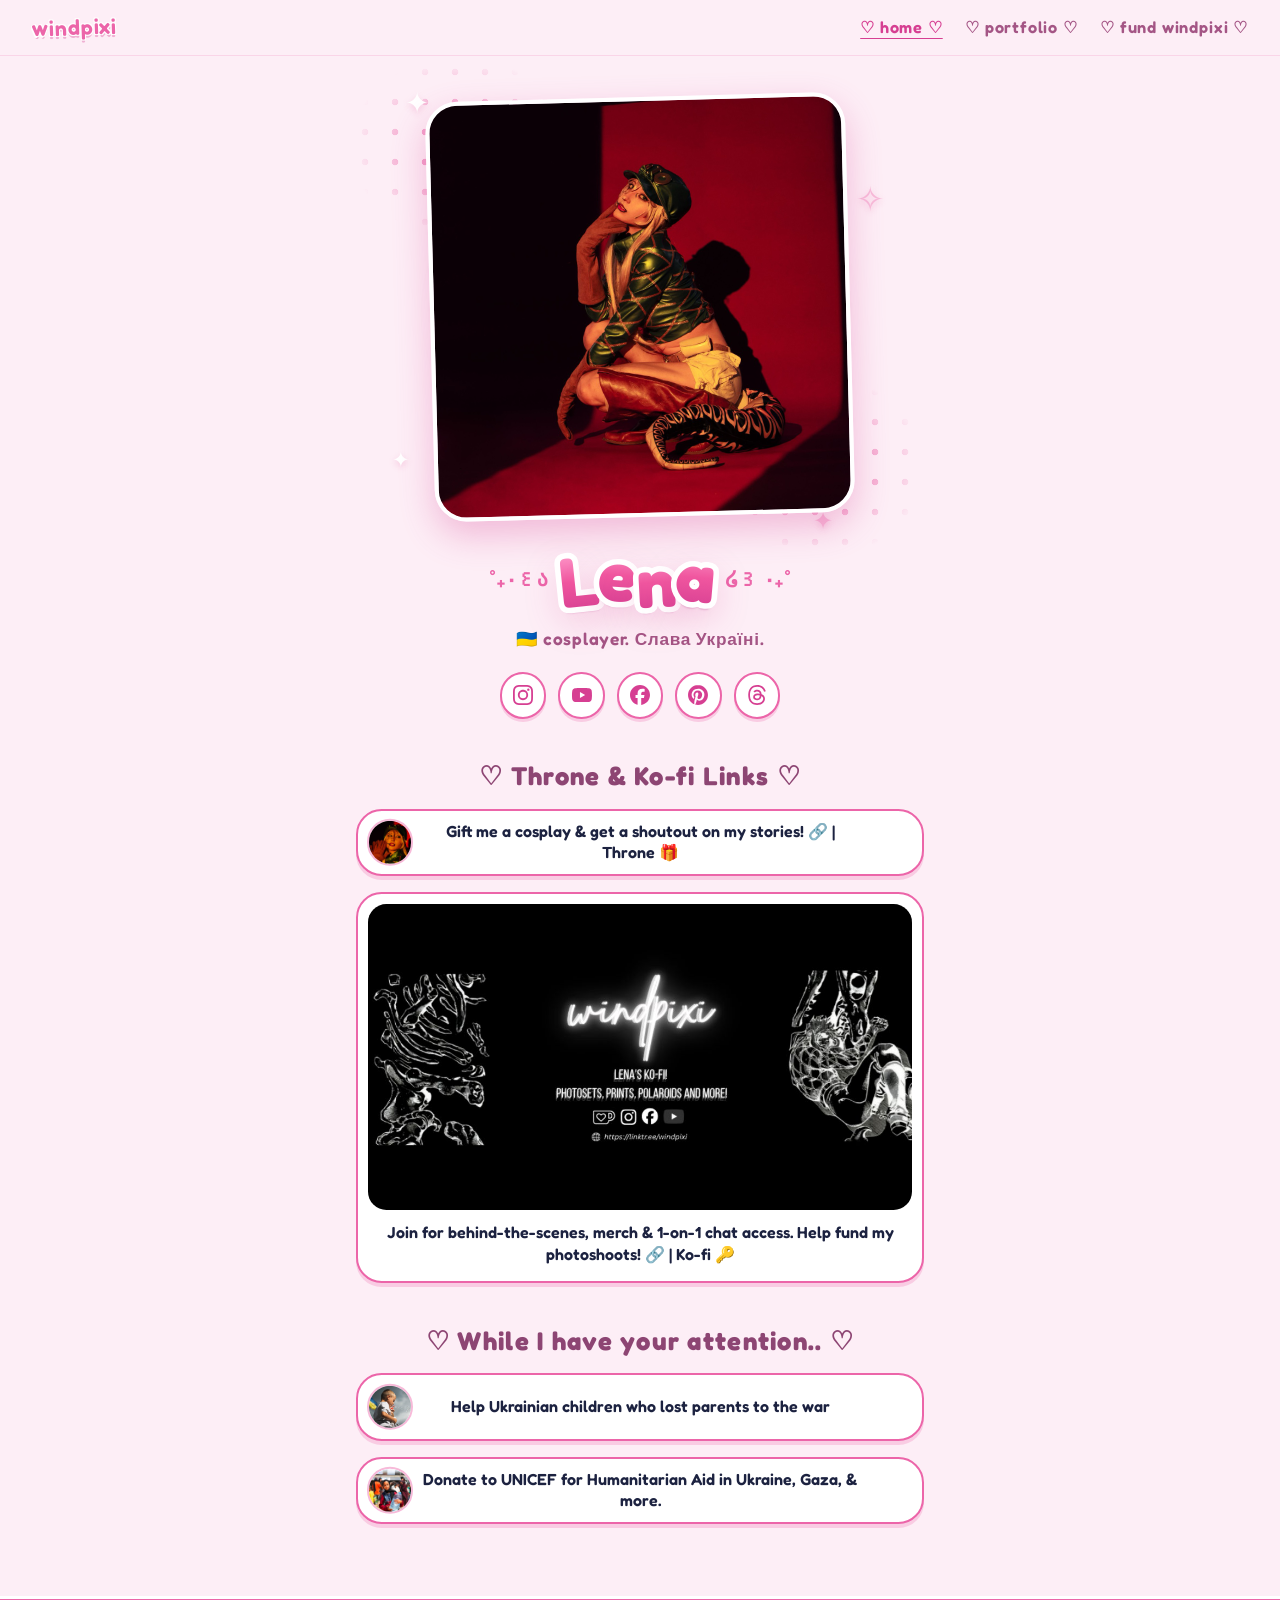
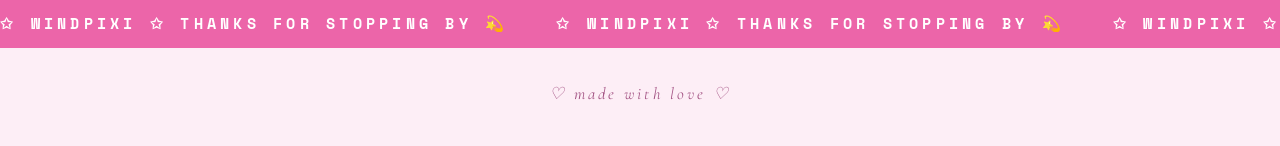
<file: index.html>
<!DOCTYPE html>
<html lang="en">
<head>
  <meta charset="UTF-8">
  <meta name="viewport" content="width=device-width, initial-scale=1.0">
  <title>windpixi ♡</title>
  <meta name="description" content="˚₊‧꒰ა Lena ໒꒱ ‧₊˚ — 🇺🇦 cosplayer. All my links in one place ✨">
  <link rel="preconnect" href="https://fonts.googleapis.com">
  <link rel="preconnect" href="https://fonts.gstatic.com" crossorigin>
  <link href="https://fonts.googleapis.com/css2?family=Fredoka:wght@400;600;700&family=Cormorant+Garamond:ital,wght@1,500;1,600&family=Playfair+Display:ital,wght@0,600;1,500&family=Space+Mono:wght@400;700&display=swap" rel="stylesheet">
  <link rel="stylesheet" href="css/style.css">
  <link rel="icon" href="data:image/svg+xml,<svg xmlns=%22http://www.w3.org/2000/svg%22 viewBox=%220 0 100 100%22><text y=%22.9em%22 font-size=%2290%22>💖</text></svg>">
</head>
<body>

  <!-- social icons (Simple Icons, CC0) -->
  <svg width="0" height="0" style="position:absolute" aria-hidden="true">
    <symbol id="i-instagram" viewBox="0 0 24 24"><path d="M7.0301.084c-1.2768.0602-2.1487.264-2.911.5634-.7888.3075-1.4575.72-2.1228 1.3877-.6652.6677-1.075 1.3368-1.3802 2.127-.2954.7638-.4956 1.6365-.552 2.914-.0564 1.2775-.0689 1.6882-.0626 4.947.0062 3.2586.0206 3.6671.0825 4.9473.061 1.2765.264 2.1482.5635 2.9107.308.7889.72 1.4573 1.388 2.1228.6679.6655 1.3365 1.0743 2.1285 1.38.7632.295 1.6361.4961 2.9134.552 1.2773.056 1.6884.069 4.9462.0627 3.2578-.0062 3.668-.0207 4.9478-.0814 1.28-.0607 2.147-.2652 2.9098-.5633.7889-.3086 1.4578-.72 2.1228-1.3881.665-.6682 1.0745-1.3378 1.3795-2.1284.2957-.7632.4966-1.636.552-2.9124.056-1.2809.0692-1.6898.063-4.948-.0063-3.2583-.021-3.6668-.0817-4.9465-.0607-1.2797-.264-2.1487-.5633-2.9117-.3084-.7889-.72-1.4568-1.3876-2.1228C21.2982 1.33 20.628.9208 19.8378.6165 19.074.321 18.2017.1197 16.9244.0645 15.6471.0093 15.236-.005 11.977.0014 8.718.0076 8.31.0215 7.0301.0839m.1402 21.6932c-1.17-.0509-1.8053-.2453-2.2287-.408-.5606-.216-.96-.4771-1.3819-.895-.422-.4178-.6811-.8186-.9-1.378-.1644-.4234-.3624-1.058-.4171-2.228-.0595-1.2645-.072-1.6442-.079-4.848-.007-3.2037.0053-3.583.0607-4.848.05-1.169.2456-1.805.408-2.2282.216-.5613.4762-.96.895-1.3816.4188-.4217.8184-.6814 1.3783-.9003.423-.1651 1.0575-.3614 2.227-.4171 1.2655-.06 1.6447-.072 4.848-.079 3.2033-.007 3.5835.005 4.8495.0608 1.169.0508 1.8053.2445 2.228.408.5608.216.96.4754 1.3816.895.4217.4194.6816.8176.9005 1.3787.1653.4217.3617 1.056.4169 2.2263.0602 1.2655.0739 1.645.0796 4.848.0058 3.203-.0055 3.5834-.061 4.848-.051 1.17-.245 1.8055-.408 2.2294-.216.5604-.4763.96-.8954 1.3814-.419.4215-.8181.6811-1.3783.9-.4224.1649-1.0577.3617-2.2262.4174-1.2656.0595-1.6448.072-4.8493.079-3.2045.007-3.5825-.006-4.848-.0608M16.953 5.5864A1.44 1.44 0 1 0 18.39 4.144a1.44 1.44 0 0 0-1.437 1.4424M5.8385 12.012c.0067 3.4032 2.7706 6.1557 6.173 6.1493 3.4026-.0065 6.157-2.7701 6.1506-6.1733-.0065-3.4032-2.771-6.1565-6.174-6.1498-3.403.0067-6.156 2.771-6.1496 6.1738M8 12.0077a4 4 0 1 1 4.008 3.9921A3.9996 3.9996 0 0 1 8 12.0077"/></symbol>
    <symbol id="i-youtube" viewBox="0 0 24 24"><path d="M23.498 6.186a3.016 3.016 0 0 0-2.122-2.136C19.505 3.545 12 3.545 12 3.545s-7.505 0-9.377.505A3.017 3.017 0 0 0 .502 6.186C0 8.07 0 12 0 12s0 3.93.502 5.814a3.016 3.016 0 0 0 2.122 2.136c1.871.505 9.376.505 9.376.505s7.505 0 9.377-.505a3.015 3.015 0 0 0 2.122-2.136C24 15.930 24 12 24 12s0-3.930-.502-5.814zM9.545 15.568V8.432L15.818 12l-6.273 3.568z"/></symbol>
    <symbol id="i-facebook" viewBox="0 0 24 24"><path d="M9.101 23.691v-7.98H6.627v-3.667h2.474v-1.58c0-4.085 1.848-5.978 5.858-5.978.401 0 .955.042 1.468.103a8.68 8.68 0 0 1 1.141.195v3.325a8.623 8.623 0 0 0-.653-.036 26.805 26.805 0 0 0-.733-.009c-.707 0-1.259.096-1.675.309a1.686 1.686 0 0 0-.679.622c-.258.42-.374.995-.374 1.752v1.297h3.919l-.386 2.103-.287 1.564h-3.246v8.245C19.396 23.238 24 18.179 24 12.044c0-6.627-5.373-12-12-12s-12 5.373-12 12c0 5.628 3.874 10.350 9.101 11.647Z"/></symbol>
    <symbol id="i-pinterest" viewBox="0 0 24 24"><path d="M12.017 0C5.396 0 .029 5.367.029 11.987c0 5.079 3.158 9.417 7.618 11.162-.105-.949-.199-2.403.041-3.439.219-.937 1.406-5.957 1.406-5.957s-.359-.72-.359-1.781c0-1.663.967-2.911 2.168-2.911 1.024 0 1.518.769 1.518 1.688 0 1.029-.653 2.567-.992 3.992-.285 1.193.6 2.165 1.775 2.165 2.128 0 3.768-2.245 3.768-5.487 0-2.861-2.063-4.869-5.008-4.869-3.410 0-5.409 2.562-5.409 5.199 0 1.033.394 2.143.889 2.741.099.12.112.225.085.345-.09.375-.293 1.199-.334 1.363-.053.225-.172.271-.401.165-1.495-.69-2.433-2.878-2.433-4.646 0-3.776 2.748-7.252 7.920-7.252 4.158 0 7.392 2.967 7.392 6.923 0 4.135-2.607 7.462-6.233 7.462-1.214 0-2.354-.629-2.758-1.379l-.749 2.848c-.269 1.045-1.004 2.352-1.498 3.146 1.123.345 2.306.535 3.550.535 6.607 0 11.985-5.365 11.985-11.987C23.970 5.390 18.592.026 11.985.026L12.017 0z"/></symbol>
    <symbol id="i-threads" viewBox="0 0 24 24"><path d="M12.186 24h-.007c-3.581-.024-6.334-1.205-8.184-3.509C2.350 18.440 1.500 15.586 1.472 12.010v-.017c.030-3.579.879-6.430 2.525-8.482C5.845 1.205 8.600.024 12.180 0h.014c2.746.020 5.043.725 6.826 2.098 1.677 1.290 2.858 3.130 3.509 5.467l-2.040.569c-1.104-3.960-3.898-5.984-8.304-6.015-2.910.022-5.110.936-6.540 2.717C4.307 6.504 3.616 8.914 3.589 12c.027 3.086.718 5.496 2.057 7.164 1.430 1.783 3.631 2.698 6.540 2.717 2.623-.020 4.358-.631 5.800-2.045 1.647-1.613 1.618-3.593 1.090-4.798-.310-.710-.873-1.300-1.634-1.750-.192 1.352-.622 2.446-1.284 3.272-.886 1.102-2.140 1.704-3.730 1.790-1.202.065-2.361-.218-3.259-.801-1.063-.689-1.685-1.740-1.752-2.964-.065-1.190.408-2.285 1.330-3.082.880-.760 2.119-1.207 3.583-1.291a13.853 13.853 0 0 1 3.020.142c-.126-.742-.375-1.332-.750-1.757-.513-.586-1.308-.883-2.359-.890h-.029c-.844 0-1.992.232-2.721 1.320L7.734 7.847c.980-1.454 2.568-2.256 4.478-2.256h.044c3.194.020 5.097 1.975 5.287 5.388.108.046.216.094.321.142 1.490.700 2.580 1.761 3.154 3.070.797 1.820.871 4.790-1.548 7.158-1.850 1.810-4.094 2.628-7.277 2.650Zm1.003-11.690c-.242 0-.487.007-.739.021-1.836.103-2.980.946-2.916 2.143.067 1.256 1.452 1.839 2.784 1.767 1.224-.065 2.818-.543 3.086-3.710a10.500 10.500 0 0 0-2.215-.221z"/></symbol>
  </svg>

  <header class="site-header">
    <a class="logo-mini" href="index.html">windpixi</a>
    <nav class="site-nav">
      <a class="current" href="index.html">♡ home ♡</a>
      <a href="portfolio.html">♡ portfolio ♡</a>
      <a href="fund.html">♡ fund windpixi ♡</a>
    </nav>
  </header>

  <main class="profile">
    <!-- ============ photo + name ============ -->
    <div class="profile-photo">
      <div class="dots dots--tl"></div>
      <div class="dots dots--br"></div>
      <span class="sparkle" style="top:-4%; left:-6%; font-size:1.8rem; --d:0s">✦</span>
      <span class="sparkle sparkle--pink" style="top:18%; right:-8%; font-size:2.1rem; --d:.7s">✧</span>
      <span class="sparkle" style="bottom:10%; left:-9%; font-size:1.3rem; --d:1.2s">✦</span>
      <span class="sparkle sparkle--pink" style="bottom:-5%; right:4%; font-size:1.5rem; --d:.3s">✦</span>
      <img src="assets/hero.jpg" alt="Lena in cosplay against a red backdrop" width="1200" height="1200">
    </div>

    <!-- each letter gets data-ch so the ::after renders the pink gradient fill -->
    <div class="profile-name">
      <span class="flourish" aria-hidden="true">˚₊‧꒰ა</span>
      <h1 class="bubble-word" aria-label="Lena">
        <span class="l" data-ch="L" style="--r:-6deg; --y:2px;  --d:.1s">L</span><!--
     --><span class="l" data-ch="e" style="--r:4deg;  --y:-4px; --d:.3s">e</span><!--
     --><span class="l" data-ch="n" style="--r:-3deg; --y:3px;  --d:.5s">n</span><!--
     --><span class="l" data-ch="a" style="--r:5deg;  --y:-2px; --d:.7s">a</span>
      </h1>
      <span class="flourish" aria-hidden="true">໒꒱ ‧₊˚</span>
    </div>

    <p class="profile-bio">🇺🇦 cosplayer. Слава Україні.</p>

    <ul class="social-row">
      <li><a href="https://instagram.com/windpixi" target="_blank" rel="noopener" aria-label="Instagram"><svg><use href="#i-instagram"/></svg></a></li>
      <li><a href="https://www.youtube.com/@windpixi" target="_blank" rel="noopener" aria-label="YouTube"><svg><use href="#i-youtube"/></svg></a></li>
      <li><a href="https://www.facebook.com/share/1Da2E188Dc/" target="_blank" rel="noopener" aria-label="Facebook"><svg><use href="#i-facebook"/></svg></a></li>
      <li><a href="https://pinterest.com/windpixi_lena" target="_blank" rel="noopener" aria-label="Pinterest"><svg><use href="#i-pinterest"/></svg></a></li>
      <li><a href="https://www.threads.com/@windpixi" target="_blank" rel="noopener" aria-label="Threads"><svg><use href="#i-threads"/></svg></a></li>
    </ul>

    <!-- ============ link groups ============ -->
    <section class="link-group">
      <h2 class="script-heading">♡ Throne &amp; Ko-fi Links ♡</h2>
      <ul class="link-list">
        <li>
          <a class="link-card" href="https://throne.com/windpixi" target="_blank" rel="noopener">
            <img class="thumb" src="assets/links/throne.jpg" alt="">
            <span class="label">Gift me a cosplay &amp; get a shoutout on my stories! 🔗 | Throne 🎁</span>
          </a>
        </li>
        <li>
          <a class="link-card link-card--feature" href="https://ko-fi.com/windpixi" target="_blank" rel="noopener">
            <img class="banner" src="assets/links/kofi.jpg" alt="windpixi — Lena's Ko-fi: photosets, prints, polaroids and more">
            <span class="label">Join for behind-the-scenes, merch &amp; 1-on-1 chat access. Help fund my photoshoots! 🔗 | Ko-fi 🔑</span>
          </a>
        </li>
      </ul>
    </section>

    <section class="link-group">
      <h2 class="script-heading">♡ While I have your attention.. ♡</h2>
      <ul class="link-list">
        <li>
          <a class="link-card" href="https://childrenheroes.org/en/?form=donations" target="_blank" rel="noopener">
            <img class="thumb" src="assets/links/childrenheroes.jpg" alt="">
            <span class="label">Help Ukrainian children who lost parents to the war</span>
          </a>
        </li>
        <li>
          <a class="link-card" href="https://www.unicefusa.org/how-help/donate" target="_blank" rel="noopener">
            <img class="thumb" src="assets/links/unicef.jpg" alt="">
            <span class="label">Donate to UNICEF for Humanitarian Aid in Ukraine, Gaza, &amp; more.</span>
          </a>
        </li>
      </ul>
    </section>
  </main>

  <!-- ============ marquee ticker ============ -->
  <div class="marquee" aria-hidden="true">
    <div class="marquee-track">
      <span>✩ windpixi ✩ thanks for stopping by 💫</span>
      <span>✩ windpixi ✩ thanks for stopping by 💫</span>
      <span>✩ windpixi ✩ thanks for stopping by 💫</span>
      <span>✩ windpixi ✩ thanks for stopping by 💫</span>
      <span>✩ windpixi ✩ thanks for stopping by 💫</span>
      <span>✩ windpixi ✩ thanks for stopping by 💫</span>
    </div>
  </div>

  <footer class="site-footer">
    ♡ made with love ♡
  </footer>

</body>
</html>
</file>
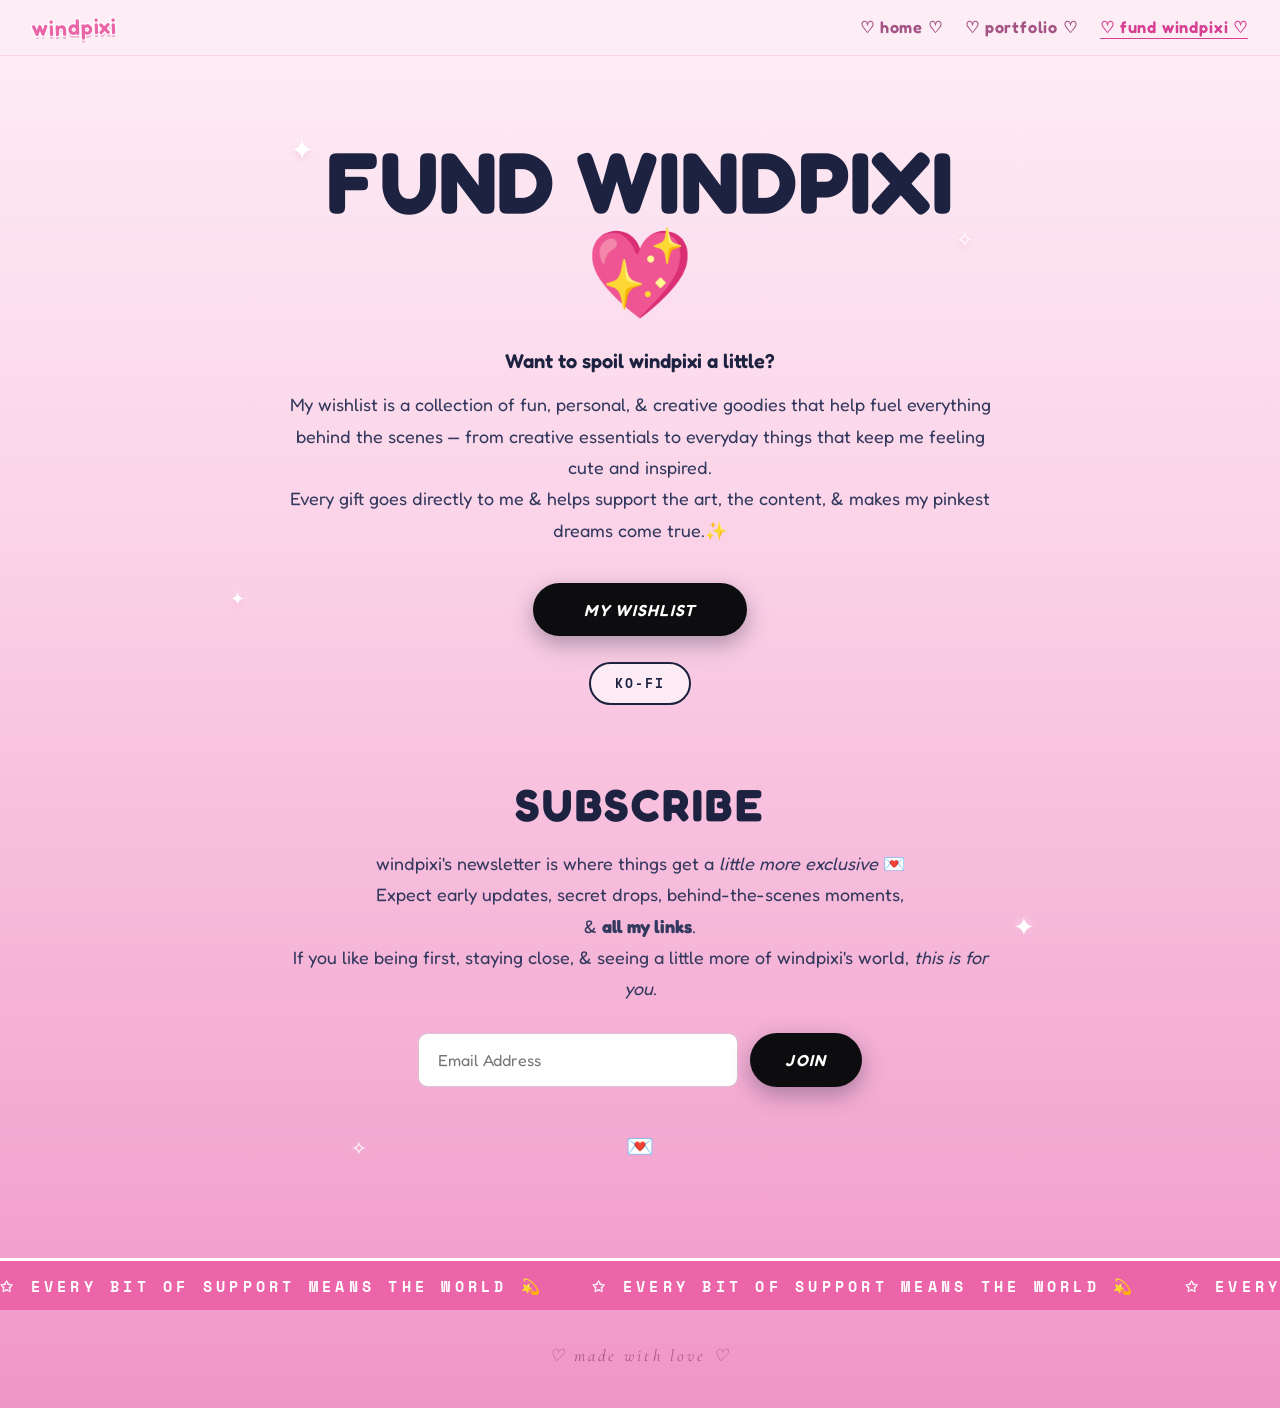
<file: fund.html>
<!DOCTYPE html>
<html lang="en">
<head>
  <meta charset="UTF-8">
  <meta name="viewport" content="width=device-width, initial-scale=1.0">
  <title>Fund windpixi 💖</title>
  <meta name="description" content="Support windpixi directly — wishlist, tips & the newsletter 💖">
  <link rel="preconnect" href="https://fonts.googleapis.com">
  <link rel="preconnect" href="https://fonts.gstatic.com" crossorigin>
  <link href="https://fonts.googleapis.com/css2?family=Fredoka:ital,wght@0,400;0,600;0,700;1,600&family=Cormorant+Garamond:ital,wght@1,500;1,600&family=Playfair+Display:ital,wght@0,600;1,500&family=Space+Mono:wght@400;700&display=swap" rel="stylesheet">
  <link rel="stylesheet" href="css/style.css">
  <link rel="icon" href="data:image/svg+xml,<svg xmlns=%22http://www.w3.org/2000/svg%22 viewBox=%220 0 100 100%22><text y=%22.9em%22 font-size=%2290%22>💖</text></svg>">
</head>
<body class="fund-page-bg">

  <header class="site-header">
    <a class="logo-mini" href="index.html">windpixi</a>
    <nav class="site-nav">
      <a href="index.html">♡ home ♡</a>
      <a href="portfolio.html">♡ portfolio ♡</a>
      <a class="current" href="fund.html">♡ fund windpixi ♡</a>
    </nav>
  </header>

  <main class="fund-hero">
    <span class="sparkle" style="top:6%; left:4%; font-size:1.8rem; --d:.1s">✦</span>
    <span class="sparkle" style="top:14%; right:6%; font-size:1.3rem; --d:.8s">✧</span>
    <span class="sparkle" style="top:44%; left:-4%; font-size:1.1rem; --d:1.3s">✦</span>
    <span class="sparkle" style="bottom:26%; right:-2%; font-size:1.6rem; --d:.5s">✦</span>
    <span class="sparkle" style="bottom:8%; left:12%; font-size:1.2rem; --d:1.8s">✧</span>

    <h1 class="fund-title">FUND WINDPIXI 💖</h1>

    <p class="fund-sub">Want to spoil windpixi a little?</p>
    <p class="fund-blurb">
      My wishlist is a collection of fun, personal, &amp; creative goodies that help
      fuel everything behind the scenes — from creative essentials to everyday
      things that keep me feeling cute and inspired.<br>
      Every gift goes directly to me &amp; helps support the art, the content,
      &amp; makes my pinkest dreams come true.✨
    </p>

    <!-- EDIT ME: point this at your real wishlist (Throne, Amazon, etc.) -->
    <a class="btn-black" href="#" target="_blank" rel="noopener">My Wishlist</a>

    <!-- EDIT ME: put your real tip links here (or delete this row) -->
    <div class="tip-row">
      <a class="tip-pill" href="#" target="_blank" rel="noopener">Ko-fi</a>
    </div>

    <!-- ============ newsletter ============ -->
    <section class="subscribe-block">
      <h2>SUBSCRIBE</h2>
      <p class="fund-blurb">
        windpixi's newsletter is where things get a <em>little more exclusive</em> 💌<br>
        Expect early updates, secret drops, behind-the-scenes moments,<br>
        &amp; <strong>all my links</strong>.<br>
        If you like being first, staying close, &amp; seeing a little more of
        windpixi's world, <em>this is for you</em>.
      </p>

      <!-- EDIT ME: wire this to your mailing list provider
           (Mailchimp / Buttondown / beehiiv all give you a form action URL) -->
      <form class="subscribe-form" action="#" method="post"
            onsubmit="document.getElementById('sub-note').textContent = 'newsletter coming soon 💌 (form not wired up yet)'; return false;">
        <input type="email" name="email" placeholder="Email Address" required>
        <button class="btn-black" type="submit">Join</button>
      </form>

      <p class="postscript" id="sub-note">💌</p>
    </section>
  </main>

  <!-- ============ marquee ticker ============ -->
  <div class="marquee" aria-hidden="true">
    <div class="marquee-track">
      <span>✩ every bit of support means the world 💫</span>
      <span>✩ every bit of support means the world 💫</span>
      <span>✩ every bit of support means the world 💫</span>
      <span>✩ every bit of support means the world 💫</span>
      <span>✩ every bit of support means the world 💫</span>
      <span>✩ every bit of support means the world 💫</span>
    </div>
  </div>

  <footer class="site-footer">
    ♡ made with love ♡
  </footer>

</body>
</html>
</file>
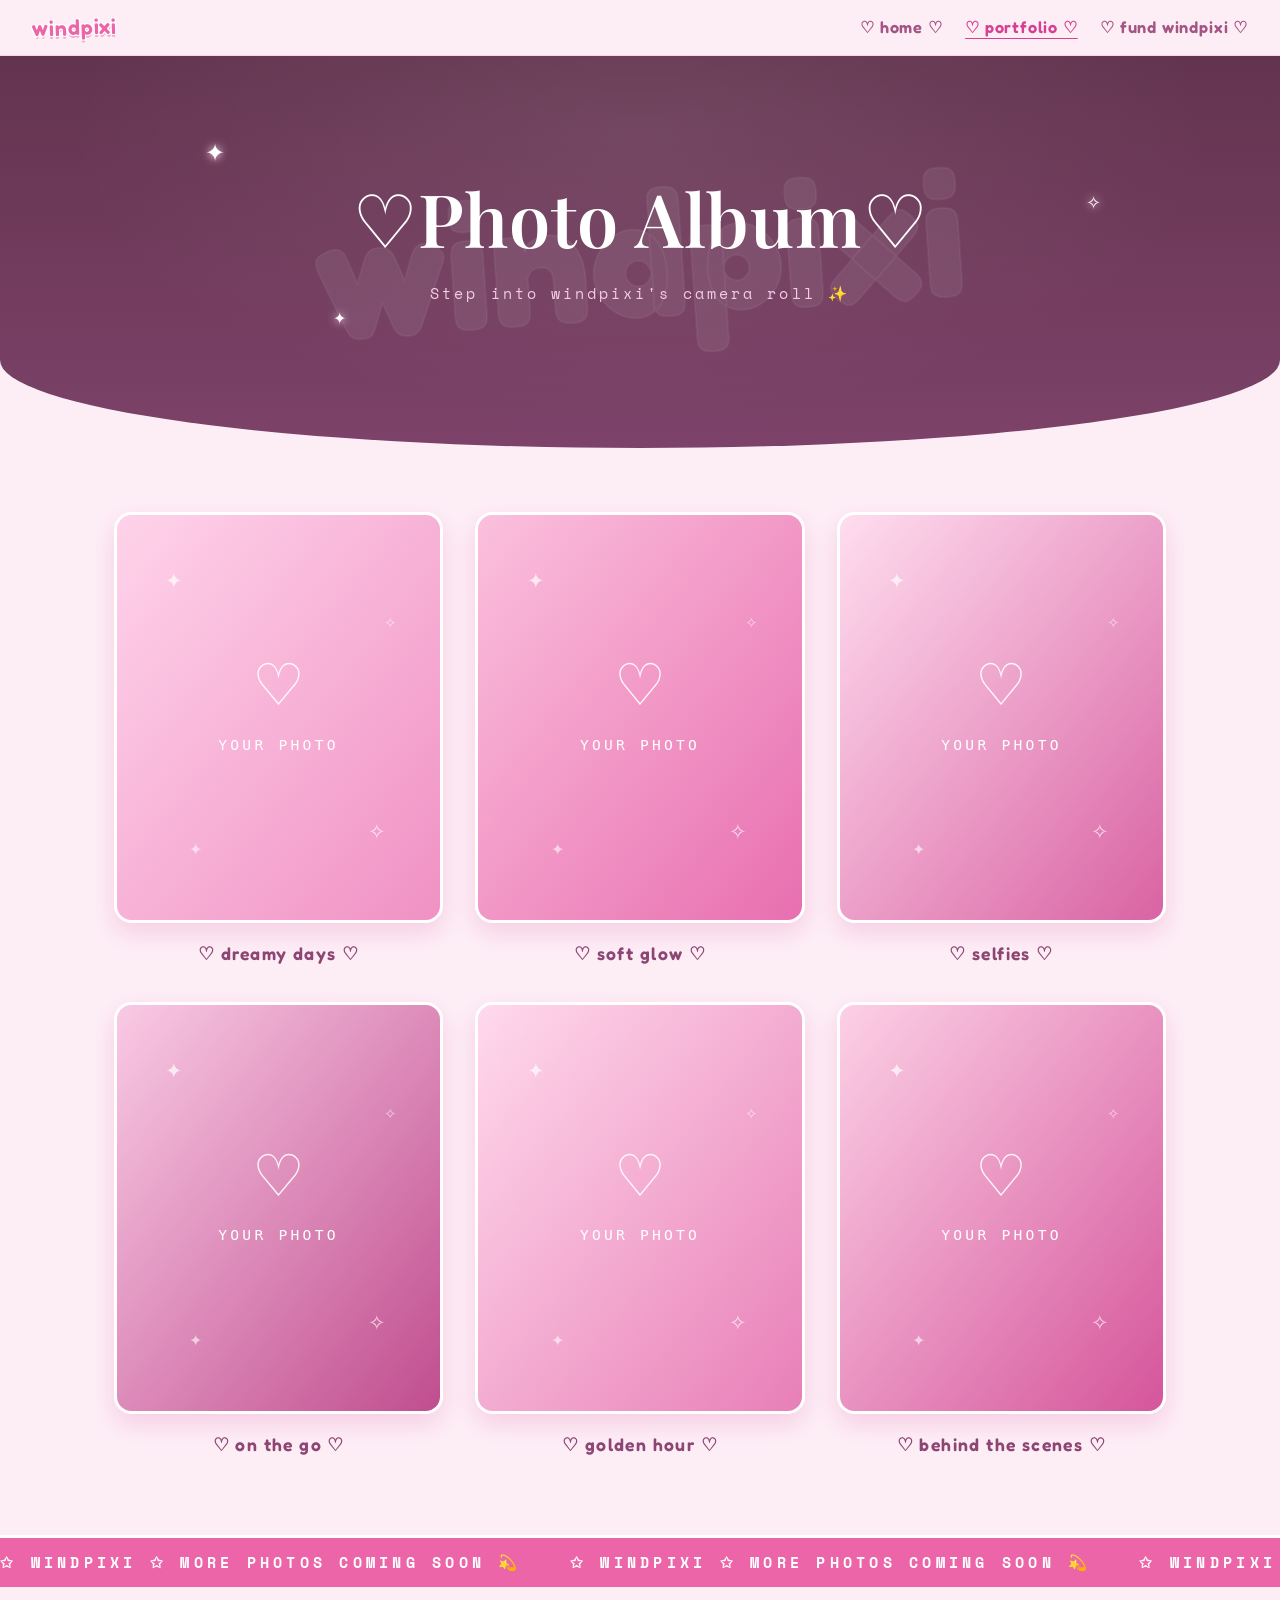
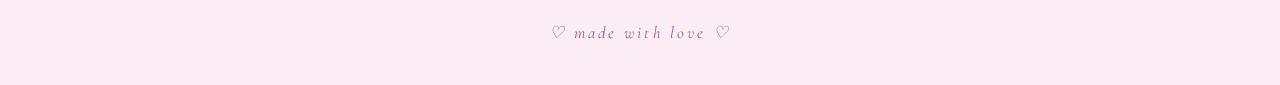
<file: portfolio.html>
<!DOCTYPE html>
<html lang="en">
<head>
  <meta charset="UTF-8">
  <meta name="viewport" content="width=device-width, initial-scale=1.0">
  <title>♡ Photo Album ♡ — windpixi</title>
  <meta name="description" content="Step into windpixi's camera roll ✨">
  <link rel="preconnect" href="https://fonts.googleapis.com">
  <link rel="preconnect" href="https://fonts.gstatic.com" crossorigin>
  <link href="https://fonts.googleapis.com/css2?family=Fredoka:wght@400;600;700&family=Cormorant+Garamond:ital,wght@1,500;1,600&family=Playfair+Display:ital,wght@0,600;1,500&family=Space+Mono:wght@400;700&display=swap" rel="stylesheet">
  <link rel="stylesheet" href="css/style.css">
  <link rel="icon" href="data:image/svg+xml,<svg xmlns=%22http://www.w3.org/2000/svg%22 viewBox=%220 0 100 100%22><text y=%22.9em%22 font-size=%2290%22>💖</text></svg>">
</head>
<body>

  <header class="site-header">
    <a class="logo-mini" href="index.html">windpixi</a>
    <nav class="site-nav">
      <a href="index.html">♡ home ♡</a>
      <a class="current" href="portfolio.html">♡ portfolio ♡</a>
      <a href="fund.html">♡ fund windpixi ♡</a>
    </nav>
  </header>

  <main>
    <!-- ============ plum curved hero ============ -->
    <section class="album-hero">
      <div class="ghost" aria-hidden="true">windpixi</div>
      <span class="sparkle" style="top:20%; left:16%; font-size:1.5rem; --d:.2s">✦</span>
      <span class="sparkle" style="top:34%; right:14%; font-size:1.1rem; --d:.9s">✧</span>
      <span class="sparkle" style="bottom:30%; left:26%; font-size:1rem; --d:1.4s">✦</span>
      <h1><span class="heart">♡</span>Photo Album<span class="heart">♡</span></h1>
      <p>Step into windpixi's camera roll ✨</p>
    </section>

    <!-- ============ gallery grid ============ -->
    <!-- EDIT ME: replace assets/placeholder-N.svg with your real photos
         and update the captions below each one -->
    <section class="gallery">
      <figure>
        <img src="assets/placeholder-1.svg" alt="windpixi photo one">
        <figcaption>♡ dreamy days ♡</figcaption>
      </figure>
      <figure>
        <img src="assets/placeholder-2.svg" alt="windpixi photo two">
        <figcaption>♡ soft glow ♡</figcaption>
      </figure>
      <figure>
        <img src="assets/placeholder-3.svg" alt="windpixi photo three">
        <figcaption>♡ selfies ♡</figcaption>
      </figure>
      <figure>
        <img src="assets/placeholder-4.svg" alt="windpixi photo four">
        <figcaption>♡ on the go ♡</figcaption>
      </figure>
      <figure>
        <img src="assets/placeholder-5.svg" alt="windpixi photo five">
        <figcaption>♡ golden hour ♡</figcaption>
      </figure>
      <figure>
        <img src="assets/placeholder-6.svg" alt="windpixi photo six">
        <figcaption>♡ behind the scenes ♡</figcaption>
      </figure>
    </section>
  </main>

  <!-- ============ marquee ticker ============ -->
  <div class="marquee" aria-hidden="true">
    <div class="marquee-track">
      <span>✩ windpixi ✩ more photos coming soon 💫</span>
      <span>✩ windpixi ✩ more photos coming soon 💫</span>
      <span>✩ windpixi ✩ more photos coming soon 💫</span>
      <span>✩ windpixi ✩ more photos coming soon 💫</span>
      <span>✩ windpixi ✩ more photos coming soon 💫</span>
      <span>✩ windpixi ✩ more photos coming soon 💫</span>
    </div>
  </div>

  <footer class="site-footer">
    ♡ made with love ♡
  </footer>

</body>
</html>
</file>
<file: css/style.css>
/* ============================================================
   windpixi.site — shared styles
   Y2K bubblegum aesthetic: pale pink, glossy bubble type,
   dot grids, sparkles, bubble nav, marquee ticker.
   ============================================================ */

:root {
  --pink-bg: #fdeef6;        /* pale pink page background */
  --pink-bg-2: #fbdfee;      /* slightly deeper pale pink */
  --pink-hot: #ec65a9;       /* hot bubblegum pink */
  --pink-deep: #d63f92;      /* deep pink for gradients */
  --pink-soft: #f7bad9;      /* soft pink borders / dots */
  --plum: #7d4269;           /* plum hero overlay (portfolio) */
  --plum-deep: #63344f;
  --navy: #1c2240;           /* chunky title text (fund) */
  --white: #fff;

  --font-bubble: "Fredoka", sans-serif;          /* chunky rounded */
  --font-script: "Cormorant Garamond", serif;    /* italic script-serif (footer) */
  --font-serif: "Playfair Display", serif;       /* display serif titles */
  --font-mono: "Space Mono", monospace;          /* mono captions/buttons */
}

* { margin: 0; padding: 0; box-sizing: border-box; }

html { scroll-behavior: smooth; }

body {
  background: var(--pink-bg);
  font-family: var(--font-mono);
  color: var(--navy);
  overflow-x: hidden;
}

/* ---------- header / nav ---------- */

.site-header {
  position: sticky;
  top: 0;
  z-index: 50;
  display: flex;
  align-items: center;
  justify-content: space-between;
  gap: 1rem;
  padding: 0.9rem 2rem;
  background: rgba(253, 238, 246, 0.92);
  backdrop-filter: blur(6px);
  border-bottom: 1px solid rgba(236, 101, 169, 0.18);
}

.logo-mini {
  font-family: var(--font-bubble);
  font-weight: 600;
  font-size: 1.35rem;
  letter-spacing: 0.04em;
  text-decoration: none;
  color: var(--pink-hot);
  text-shadow:
    1px 1px 0 #fff, -1px 1px 0 #fff, 1px -1px 0 #fff, -1px -1px 0 #fff,
    0 3px 0 rgba(214, 63, 146, 0.35);
  transform: rotate(-2deg);
}

.site-nav {
  display: flex;
  flex-wrap: wrap;
  gap: 1.4rem;
  justify-content: flex-end;
}

.site-nav a {
  font-family: var(--font-bubble);
  font-weight: 600;
  font-size: 1.02rem;
  letter-spacing: 0.05em;
  color: #a45585;
  text-decoration: none;
  white-space: nowrap;
  transition: color 0.2s;
}

.site-nav a:hover { color: var(--pink-deep); }

.site-nav a.current {
  color: var(--pink-deep);
  text-decoration: underline;
  text-underline-offset: 5px;
  text-decoration-thickness: 1px;
}

/* ---------- bubble logotype ---------- */

.bubble-word {
  display: inline-flex;
  align-items: baseline;
  font-family: var(--font-bubble);
  font-weight: 700;
  line-height: 1;
  user-select: none;
}

/* Each letter is two stacked copies:
   1. the element itself — transparent fill + thick white stroke + depth
      shadows (the "chrome" outline layer)
   2. ::after — the same glyph with a pink gradient clipped to the text,
      painted on top.
   (A gradient via background-clip:text paints at the *background* layer,
   which sits below any z-index:-1 pseudo — so the outline must live on
   the element and the gradient fill on a pseudo above it, not vice versa.) */
.bubble-word .l {
  position: relative;
  display: inline-block;
  color: transparent;
  -webkit-text-stroke: 0.16em var(--white);
  text-shadow:
    0 0.05em 0 #f6d3e6,
    0 0.09em 0.02em #eab6d4,
    0 0.16em 0.5em rgba(214, 63, 146, 0.35);
  transform: rotate(var(--r, 0deg)) translateY(var(--y, 0px));
  animation: bob 3.4s ease-in-out var(--d, 0s) infinite;
}

.bubble-word .l::after {
  content: attr(data-ch);
  position: absolute;
  inset: 0;
  background: linear-gradient(180deg, #ff9fce 6%, #f0569f 52%, #d63f92 100%);
  -webkit-background-clip: text;
  background-clip: text;
  color: transparent;
  -webkit-text-stroke: 0;
  text-shadow: none;
}

@keyframes bob {
  0%, 100% { transform: rotate(var(--r, 0deg)) translateY(var(--y, 0px)); }
  50%      { transform: rotate(calc(var(--r, 0deg) + 2deg)) translateY(calc(var(--y, 0px) - 0.14em)); }
}

/* ---------- profile (home) ----------
   Linktree-style stack: photo, name, bio, social bubbles,
   then titled groups of link cards. */

.profile {
  position: relative;
  max-width: 600px;
  margin: 0 auto;
  padding: 2.6rem 1rem 4.5rem;
  text-align: center;
}

/* soft pink glow behind the photo */
.profile::before {
  content: "";
  position: absolute;
  width: 36rem;
  height: 32rem;
  top: 0;
  left: 50%;
  transform: translateX(-50%);
  background: radial-gradient(closest-side, rgba(244, 143, 197, 0.45), transparent 72%);
  filter: blur(12px);
  pointer-events: none;
}

.profile-photo {
  position: relative;
  width: min(100%, 420px);
  margin: 0 auto;
}

.profile-photo img {
  display: block;
  width: 100%;
  height: auto;
  aspect-ratio: 1 / 1;
  object-fit: cover;
  border-radius: 2rem;
  border: 4px solid var(--white);
  box-shadow: 0 14px 34px rgba(214, 63, 146, 0.3);
  transform: rotate(-1.5deg);
}

/* dot grids peeking out from behind the photo */
.dots {
  position: absolute;
  width: 220px;
  height: 180px;
  background-image: radial-gradient(circle, var(--pink-hot) 3px, transparent 3.6px);
  background-size: 30px 30px;
  opacity: 0.55;
  -webkit-mask-image: radial-gradient(closest-side, #000 40%, transparent);
  mask-image: radial-gradient(closest-side, #000 40%, transparent);
  pointer-events: none;
  z-index: -1;
}

.dots--tl { top: -2.5rem; left: -5rem; }
.dots--br { bottom: -2.5rem; right: -5rem; }

/* sparkles */
.sparkle {
  position: absolute;
  color: var(--white);
  text-shadow: 0 0 10px rgba(255, 255, 255, 0.9), 0 2px 6px rgba(236, 101, 169, 0.45);
  animation: twinkle 2.6s ease-in-out var(--d, 0s) infinite;
  pointer-events: none;
}

.sparkle--pink { color: var(--pink-soft); }

@keyframes twinkle {
  0%, 100% { opacity: 0.25; transform: scale(0.8) rotate(0deg); }
  50%      { opacity: 1;    transform: scale(1.15) rotate(18deg); }
}

.profile-name {
  position: relative;
  margin-top: 1.6rem;
  display: flex;
  align-items: center;
  justify-content: center;
  gap: 0.6rem;
}

.profile-name .bubble-word { font-size: clamp(3rem, 12vw, 4.4rem); }

.profile-name .flourish {
  font-family: var(--font-bubble);
  font-weight: 600;
  font-size: clamp(1rem, 3.6vw, 1.3rem);
  color: var(--pink-hot);
  white-space: nowrap;
}

.profile-bio {
  margin-top: 0.9rem;
  font-family: var(--font-bubble);
  font-weight: 600;
  font-size: 1.08rem;
  letter-spacing: 0.04em;
  color: #a45585;
}

.social-row {
  list-style: none;
  display: flex;
  flex-wrap: wrap;
  justify-content: center;
  gap: 0.75rem;
  margin-top: 1.4rem;
}

.social-row a {
  display: grid;
  place-items: center;
  width: 2.9rem;
  height: 2.9rem;
  border: 2px solid var(--pink-hot);
  border-radius: 50%;
  background: var(--white);
  color: var(--pink-deep);
  box-shadow: 0 3px 0 rgba(236, 101, 169, 0.25);
  transition: transform 0.15s ease, background 0.2s, color 0.2s;
}

.social-row svg { width: 1.25rem; height: 1.25rem; fill: currentColor; }

.social-row a:hover {
  background: var(--pink-hot);
  color: var(--white);
  transform: translateY(-3px) rotate(-6deg);
}

/* ---------- section headings ---------- */

.script-heading {
  font-family: var(--font-bubble);
  font-weight: 700;
  text-align: center;
  font-size: clamp(1.3rem, 3.6vw, 1.6rem);
  letter-spacing: 0.05em;
  color: #8d4573;
}

/* ---------- link groups (home) ---------- */

.link-group { margin-top: 2.6rem; }

.link-list {
  list-style: none;
  display: flex;
  flex-direction: column;
  gap: 1rem;
  margin-top: 1.1rem;
}

/* a card with a round thumbnail on the left; the matching right padding
   keeps the label optically centred like a Linktree button */
.link-card {
  position: relative;
  display: flex;
  align-items: center;
  min-height: 4.2rem;
  padding: 0.55rem 4rem;
  border: 2px solid var(--pink-hot);
  border-radius: 1.6rem;
  background: var(--white);
  font-family: var(--font-bubble);
  font-weight: 600;
  font-size: 1rem;
  line-height: 1.35;
  text-decoration: none;
  color: var(--navy);
  box-shadow: 0 4px 0 rgba(236, 101, 169, 0.25);
  transition: transform 0.15s ease, box-shadow 0.15s ease, background 0.2s, color 0.2s;
}

.link-card .thumb {
  position: absolute;
  left: 0.55rem;
  top: 50%;
  width: 2.9rem;
  height: 2.9rem;
  object-fit: cover;
  border-radius: 50%;
  border: 2px solid var(--pink-soft);
  transform: translateY(-50%);
}

.link-card .label { flex: 1; }

.link-card:hover {
  background: var(--pink-hot);
  color: var(--white);
  transform: translateY(-3px) rotate(-0.5deg);
  box-shadow: 0 7px 0 rgba(214, 63, 146, 0.35);
}

/* featured card: big banner image above the label */
.link-card--feature {
  flex-direction: column;
  gap: 0.75rem;
  padding: 0.6rem 0.6rem 1rem;
}

.link-card--feature .banner {
  display: block;
  width: 100%;
  aspect-ratio: 16 / 9;
  object-fit: cover;
  border-radius: 1.15rem;
}

.link-card--feature .label { padding: 0 1rem; }

@media (max-width: 520px) {
  .link-card { font-size: 0.95rem; }
  .link-card:not(.link-card--feature) { padding: 0.55rem 1rem 0.55rem 4rem; }
  .dots { display: none; }
}

/* ---------- marquee ticker ---------- */

.marquee {
  overflow: hidden;
  background: var(--pink-hot);
  border-top: 3px solid #fff;
  padding: 0.85rem 0;
}

.marquee-track {
  display: flex;
  gap: 3rem;
  width: max-content;
  animation: scroll-x 22s linear infinite;
}

.marquee-track span {
  font-family: var(--font-mono);
  font-weight: 700;
  font-size: 0.95rem;
  letter-spacing: 0.28em;
  text-transform: uppercase;
  color: var(--white);
  white-space: nowrap;
}

@keyframes scroll-x {
  from { transform: translateX(0); }
  to   { transform: translateX(-50%); }
}

/* ---------- portfolio ---------- */

.album-hero {
  position: relative;
  padding: 7rem 1rem 9rem;
  text-align: center;
  color: var(--white);
  background:
    radial-gradient(60rem 30rem at 50% 20%, rgba(255, 255, 255, 0.08), transparent 60%),
    linear-gradient(180deg, var(--plum-deep), var(--plum));
  border-radius: 0 0 50% 50% / 0 0 5.5rem 5.5rem;
  overflow: hidden;
}

/* ghost logotype floating behind the album title */
.album-hero .ghost {
  position: absolute;
  inset: 0;
  display: flex;
  align-items: center;
  justify-content: center;
  font-family: var(--font-bubble);
  font-weight: 700;
  font-size: clamp(4rem, 16vw, 11rem);
  color: rgba(255, 255, 255, 0.07);
  -webkit-text-stroke: 2px rgba(255, 255, 255, 0.05);
  transform: rotate(-4deg);
  pointer-events: none;
}

.album-hero h1 {
  position: relative;
  font-family: var(--font-serif);
  font-weight: 600;
  font-size: clamp(2.6rem, 7vw, 4.6rem);
  letter-spacing: 0.01em;
}

.album-hero h1 .heart { font-family: var(--font-serif); font-weight: 400; }

.album-hero p {
  position: relative;
  margin-top: 1rem;
  font-family: var(--font-mono);
  font-size: 0.95rem;
  letter-spacing: 0.2em;
  color: #f3cde4;
}

.gallery {
  max-width: 1100px;
  margin: 0 auto;
  padding: 4rem 1.5rem 5rem;
  display: grid;
  grid-template-columns: repeat(3, 1fr);
  gap: 2.4rem 2rem;
}

.gallery figure { text-align: center; }

.gallery img {
  width: 100%;
  aspect-ratio: 4 / 5;
  object-fit: cover;
  border-radius: 1.1rem;
  border: 3px solid var(--white);
  box-shadow: 0 10px 24px rgba(214, 63, 146, 0.18);
  transition: transform 0.2s ease, box-shadow 0.2s ease;
}

.gallery figure:hover img {
  transform: translateY(-6px) rotate(-1deg);
  box-shadow: 0 16px 30px rgba(214, 63, 146, 0.28);
}

.gallery figcaption {
  margin-top: 0.85rem;
  font-family: var(--font-bubble);
  font-weight: 600;
  font-size: 1.1rem;
  letter-spacing: 0.08em;
  color: #8d4573;
}

@media (max-width: 800px) {
  .gallery { grid-template-columns: repeat(2, 1fr); }
}

@media (max-width: 520px) {
  .gallery { grid-template-columns: 1fr; }
  .site-header { padding: 0.8rem 1rem; }
  .site-nav { gap: 0.9rem; }
}

/* ---------- fund page ---------- */

.fund-page-bg {
  background: linear-gradient(180deg, #fdeef6 0%, #fbd3e8 38%, #f096c7 100%);
}

.fund-hero {
  position: relative;
  max-width: 760px;
  margin: 0 auto;
  padding: 5rem 1.5rem 6rem;
  text-align: center;
  overflow: visible;
}

.fund-title {
  font-family: var(--font-bubble);
  font-weight: 700;
  font-size: clamp(2.7rem, 8.5vw, 5.4rem);
  letter-spacing: 0.01em;
  color: var(--navy);
  line-height: 1.05;
}

.fund-sub {
  margin-top: 2rem;
  font-family: var(--font-bubble);
  font-weight: 600;
  font-size: 1.25rem;
  color: var(--navy);
}

.fund-blurb {
  margin-top: 1rem;
  font-family: var(--font-bubble);
  font-weight: 400;
  font-size: 1.12rem;
  line-height: 1.75;
  color: #33395e;
}

.btn-black {
  display: inline-block;
  margin-top: 2.3rem;
  padding: 1.05rem 3.2rem;
  background: #0d0d0f;
  color: var(--white);
  border: 0;
  border-radius: 999px;
  font-family: var(--font-bubble);
  font-style: italic;
  font-weight: 600;
  font-size: 1rem;
  letter-spacing: 0.08em;
  text-transform: uppercase;
  text-decoration: none;
  cursor: pointer;
  box-shadow: 0 8px 22px rgba(28, 34, 64, 0.35);
  transition: transform 0.15s ease, box-shadow 0.15s ease;
}

.btn-black:hover { transform: translateY(-3px) scale(1.02); box-shadow: 0 12px 26px rgba(28, 34, 64, 0.4); }

.tip-row {
  margin-top: 1.6rem;
  display: flex;
  flex-wrap: wrap;
  gap: 0.8rem;
  justify-content: center;
}

.tip-pill {
  padding: 0.62rem 1.5rem;
  border: 2px solid var(--navy);
  border-radius: 999px;
  background: rgba(255, 255, 255, 0.65);
  font-family: var(--font-mono);
  font-weight: 700;
  font-size: 0.8rem;
  letter-spacing: 0.16em;
  text-transform: uppercase;
  text-decoration: none;
  color: var(--navy);
  transition: background 0.2s, color 0.2s, transform 0.15s;
}

.tip-pill:hover { background: var(--navy); color: var(--white); transform: translateY(-2px); }

.subscribe-block { margin-top: 4.5rem; }

.subscribe-block h2 {
  font-family: var(--font-bubble);
  font-weight: 700;
  font-size: clamp(1.9rem, 5vw, 2.8rem);
  letter-spacing: 0.06em;
  color: var(--navy);
}

.subscribe-block .fund-blurb em { font-style: italic; }

.subscribe-form {
  margin-top: 1.8rem;
  display: flex;
  gap: 0.75rem;
  justify-content: center;
  flex-wrap: wrap;
}

.subscribe-form input {
  width: min(320px, 80vw);
  padding: 1rem 1.2rem;
  border: 1px solid #d9c3d2;
  border-radius: 0.6rem;
  background: var(--white);
  font-family: var(--font-bubble);
  font-size: 1rem;
  color: var(--navy);
  outline-color: var(--pink-hot);
}

.subscribe-form .btn-black { margin-top: 0; padding: 1rem 2.2rem; }

.postscript { margin-top: 2.6rem; font-size: 1.4rem; }

/* ---------- shared footer ---------- */

.site-footer {
  padding: 2.2rem 1rem 2.6rem;
  text-align: center;
  font-family: var(--font-script);
  font-style: italic;
  font-size: 1.05rem;
  letter-spacing: 0.18em;
  color: #a45585;
}

.site-footer .socials {
  display: flex;
  gap: 1.3rem;
  justify-content: center;
  margin-bottom: 0.9rem;
}

.site-footer .socials a {
  color: var(--pink-deep);
  text-decoration: none;
  font-family: var(--font-mono);
  font-size: 0.82rem;
  font-weight: 700;
  letter-spacing: 0.14em;
  text-transform: uppercase;
}

.site-footer .socials a:hover { text-decoration: underline; text-underline-offset: 4px; }
</file>
